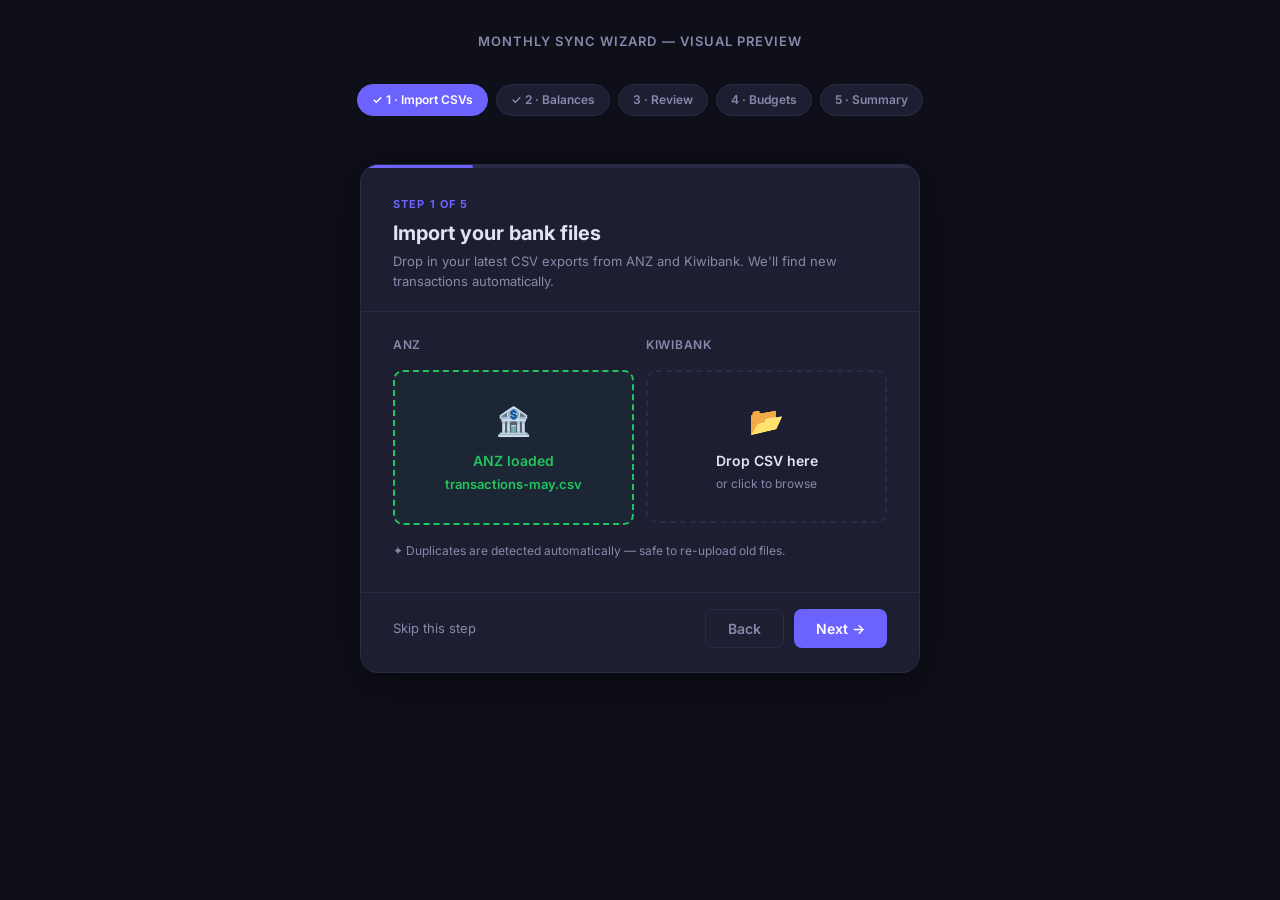
<file: wizard-preview.html>
<!DOCTYPE html>
<html lang="en">
<head>
<meta charset="UTF-8">
<meta name="viewport" content="width=device-width, initial-scale=1.0">
<title>Monthly Sync Wizard — Preview</title>
<link rel="preconnect" href="https://fonts.googleapis.com">
<link href="https://fonts.googleapis.com/css2?family=Inter:wght@400;500;600;700&display=swap" rel="stylesheet">
<style>
*, *::before, *::after { box-sizing: border-box; margin: 0; padding: 0; }
:root {
  --bg: #0f0f1a; --bg-2: #1a1a2e; --card: #1e1e32; --card-hover: #252540;
  --border: #2a2a45; --accent: #6c63ff; --accent-light: #8b85ff;
  --green: #22c55e; --red: #ef4444; --yellow: #f59e0b;
  --text: #e2e2f0; --text-muted: #8888aa; --radius: 12px;
}
body { font-family: 'Inter', system-ui, sans-serif; background: var(--bg); color: var(--text); padding: 32px 16px; font-size: 15px; line-height: 1.5; }
h1 { font-size: 13px; font-weight: 600; color: var(--text-muted); letter-spacing: 0.08em; text-transform: uppercase; text-align: center; margin-bottom: 32px; }

/* Step nav */
.steps-row { display: flex; justify-content: center; gap: 8px; margin-bottom: 48px; flex-wrap: wrap; }
.step-pill { padding: 6px 14px; border-radius: 20px; font-size: 12px; font-weight: 600; cursor: pointer; border: 1.5px solid var(--border); color: var(--text-muted); background: var(--card); transition: all 0.2s; }
.step-pill.active { background: var(--accent); border-color: var(--accent); color: #fff; }
.step-pill.done { background: rgba(34,197,94,0.12); border-color: var(--green); color: var(--green); }

/* Wizard card */
.wizard { max-width: 560px; margin: 0 auto 60px; background: var(--card); border: 1px solid var(--border); border-radius: 18px; overflow: hidden; box-shadow: 0 8px 40px rgba(0,0,0,0.5); }
.wizard-header { padding: 28px 32px 20px; border-bottom: 1px solid var(--border); }
.wizard-step-label { font-size: 11px; font-weight: 700; letter-spacing: 0.1em; text-transform: uppercase; color: var(--accent); margin-bottom: 6px; }
.wizard-title { font-size: 20px; font-weight: 700; margin-bottom: 4px; }
.wizard-subtitle { font-size: 13px; color: var(--text-muted); }

/* Progress bar */
.progress-bar { height: 3px; background: var(--border); }
.progress-fill { height: 100%; background: var(--accent); border-radius: 2px; transition: width 0.4s ease; }

.wizard-body { padding: 24px 32px; }
.wizard-footer { padding: 16px 32px 24px; display: flex; justify-content: space-between; align-items: center; border-top: 1px solid var(--border); margin-top: 8px; }

/* Form elements */
.field { margin-bottom: 16px; }
.field label { display: block; font-size: 12px; font-weight: 600; color: var(--text-muted); text-transform: uppercase; letter-spacing: 0.06em; margin-bottom: 6px; }
.field input, .field select { width: 100%; background: #13131f; border: 1px solid var(--border); border-radius: 8px; color: var(--text); padding: 10px 14px; font-size: 14px; font-family: inherit; outline: none; }
.field input:focus { border-color: var(--accent); }
.field-row { display: grid; grid-template-columns: 1fr 1fr; gap: 12px; }
.field-hint { font-size: 12px; color: var(--text-muted); margin-top: 5px; }
.input-prefix { position: relative; }
.input-prefix span { position: absolute; left: 12px; top: 50%; transform: translateY(-50%); color: var(--text-muted); font-size: 14px; pointer-events: none; }
.input-prefix input { padding-left: 26px; }

/* Buttons */
.btn { padding: 10px 22px; border-radius: 8px; font-size: 14px; font-weight: 600; cursor: pointer; border: none; font-family: inherit; transition: all 0.2s; }
.btn-primary { background: var(--accent); color: #fff; }
.btn-primary:hover { background: var(--accent-light); }
.btn-ghost { background: transparent; color: var(--text-muted); border: 1px solid var(--border); }
.btn-ghost:hover { color: var(--text); border-color: var(--text-muted); }
.btn-skip { background: none; border: none; color: var(--text-muted); font-size: 13px; cursor: pointer; font-family: inherit; }
.btn-skip:hover { color: var(--text); }

/* Upload zone */
.upload-zone { border: 2px dashed var(--border); border-radius: 10px; padding: 28px; text-align: center; cursor: pointer; transition: all 0.2s; margin-bottom: 12px; }
.upload-zone:hover { border-color: var(--accent); background: rgba(108,99,255,0.05); }
.upload-zone.has-file { border-color: var(--green); background: rgba(34,197,94,0.05); }
.upload-icon { font-size: 28px; margin-bottom: 8px; }
.upload-label { font-weight: 600; font-size: 14px; margin-bottom: 4px; }
.upload-hint { font-size: 12px; color: var(--text-muted); }
.upload-filename { font-size: 13px; color: var(--green); font-weight: 600; margin-top: 4px; }
.upload-pair { display: grid; grid-template-columns: 1fr 1fr; gap: 12px; }

/* Account rows */
.account-row { display: flex; align-items: center; gap: 12px; background: #13131f; border: 1px solid var(--border); border-radius: 10px; padding: 14px 16px; margin-bottom: 10px; }
.account-icon { width: 38px; height: 38px; border-radius: 10px; display: flex; align-items: center; justify-content: center; font-size: 18px; flex-shrink: 0; }
.account-icon.anz { background: rgba(239,68,68,0.15); }
.account-icon.kb { background: rgba(34,197,94,0.15); }
.account-name { flex: 1; }
.account-name strong { display: block; font-size: 14px; font-weight: 600; }
.account-name span { font-size: 12px; color: var(--text-muted); }
.account-balance { display: flex; flex-direction: column; align-items: flex-end; gap: 2px; }
.account-balance input { width: 120px; background: #1a1a2e; border: 1px solid var(--border); border-radius: 6px; color: var(--text); padding: 7px 10px; font-size: 14px; font-weight: 600; font-family: inherit; text-align: right; outline: none; }
.account-balance input:focus { border-color: var(--accent); }
.account-balance .prev { font-size: 11px; color: var(--text-muted); }

/* Transaction preview */
.txn-preview { background: #13131f; border-radius: 10px; overflow: hidden; margin-bottom: 12px; }
.txn-preview-header { display: flex; justify-content: space-between; align-items: center; padding: 10px 14px; border-bottom: 1px solid var(--border); }
.txn-preview-header span { font-size: 12px; font-weight: 600; color: var(--text-muted); }
.badge { display: inline-flex; align-items: center; padding: 3px 10px; border-radius: 20px; font-size: 11px; font-weight: 700; }
.badge-new { background: rgba(108,99,255,0.15); color: var(--accent); }
.badge-warn { background: rgba(245,158,11,0.15); color: var(--yellow); }
.txn-row { display: flex; justify-content: space-between; align-items: center; padding: 9px 14px; border-bottom: 1px solid rgba(42,42,69,0.5); font-size: 13px; }
.txn-row:last-child { border-bottom: none; }
.txn-row .desc { font-weight: 500; }
.txn-row .cat { font-size: 11px; color: var(--text-muted); }
.txn-row .cat.uncategorised { color: var(--yellow); }
.txn-row .amt { font-weight: 600; }
.txn-row .amt.expense { color: var(--red); }
.txn-row .amt.income { color: var(--green); }
.more-row { padding: 8px 14px; font-size: 12px; color: var(--text-muted); text-align: center; }

/* Summary cards */
.summary-grid { display: grid; grid-template-columns: 1fr 1fr; gap: 12px; margin-bottom: 16px; }
.summary-card { background: #13131f; border-radius: 10px; padding: 16px; border: 1px solid var(--border); }
.summary-card .label { font-size: 11px; font-weight: 600; color: var(--text-muted); text-transform: uppercase; letter-spacing: 0.06em; margin-bottom: 6px; }
.summary-card .value { font-size: 22px; font-weight: 700; }
.summary-card .value.green { color: var(--green); }
.summary-card .value.red { color: var(--red); }
.summary-card .sub { font-size: 12px; color: var(--text-muted); margin-top: 3px; }
.summary-checklist { background: #13131f; border-radius: 10px; padding: 14px 16px; }
.summary-check { display: flex; align-items: center; gap: 10px; padding: 6px 0; font-size: 13px; border-bottom: 1px solid rgba(42,42,69,0.4); }
.summary-check:last-child { border-bottom: none; }
.check-icon { font-size: 15px; }

/* divider */
.divider { font-size: 11px; color: var(--text-muted); text-transform: uppercase; letter-spacing: 0.08em; font-weight: 600; margin: 20px 0 12px; }
</style>
</head>
<body>

<h1>Monthly Sync Wizard — Visual Preview</h1>

<div class="steps-row">
  <div class="step-pill done" onclick="showStep(1)">✓ 1 · Import CSVs</div>
  <div class="step-pill done" onclick="showStep(2)">✓ 2 · Balances</div>
  <div class="step-pill active" onclick="showStep(3)">3 · Review</div>
  <div class="step-pill" onclick="showStep(4)">4 · Budgets</div>
  <div class="step-pill" onclick="showStep(5)">5 · Summary</div>
</div>

<!-- STEP 1 -->
<div class="wizard" id="step-1" style="display:none">
  <div class="progress-bar"><div class="progress-fill" style="width:20%"></div></div>
  <div class="wizard-header">
    <div class="wizard-step-label">Step 1 of 5</div>
    <div class="wizard-title">Import your bank files</div>
    <div class="wizard-subtitle">Drop in your latest CSV exports from ANZ and Kiwibank. We'll find new transactions automatically.</div>
  </div>
  <div class="wizard-body">
    <div class="upload-pair">
      <div>
        <div class="field"><label>ANZ</label></div>
        <div class="upload-zone has-file">
          <div class="upload-icon">🏦</div>
          <div class="upload-label" style="color:var(--green)">ANZ loaded</div>
          <div class="upload-filename">transactions-may.csv</div>
        </div>
      </div>
      <div>
        <div class="field"><label>Kiwibank</label></div>
        <div class="upload-zone">
          <div class="upload-icon">📂</div>
          <div class="upload-label">Drop CSV here</div>
          <div class="upload-hint">or click to browse</div>
        </div>
      </div>
    </div>
    <p class="field-hint">✦ Duplicates are detected automatically — safe to re-upload old files.</p>
  </div>
  <div class="wizard-footer">
    <button class="btn-skip">Skip this step</button>
    <div style="display:flex;gap:10px">
      <button class="btn btn-ghost">Back</button>
      <button class="btn btn-primary" onclick="showStep(2)">Next →</button>
    </div>
  </div>
</div>

<!-- STEP 2 -->
<div class="wizard" id="step-2" style="display:none">
  <div class="progress-bar"><div class="progress-fill" style="width:40%"></div></div>
  <div class="wizard-header">
    <div class="wizard-step-label">Step 2 of 5</div>
    <div class="wizard-title">Update account balances</div>
    <div class="wizard-subtitle">Enter today's balance from each account. This keeps your totals accurate.</div>
  </div>
  <div class="wizard-body">
    <div class="account-row">
      <div class="account-icon anz">🏦</div>
      <div class="account-name">
        <strong>ANZ — Everyday</strong>
        <span>Cheque account · Sean</span>
      </div>
      <div class="account-balance">
        <input type="text" value="3,241.50" />
        <span class="prev">Last: $2,891.20</span>
      </div>
    </div>
    <div class="account-row">
      <div class="account-icon anz">🏦</div>
      <div class="account-name">
        <strong>ANZ — Savings</strong>
        <span>Savings account · Joint</span>
      </div>
      <div class="account-balance">
        <input type="text" value="12,450.00" />
        <span class="prev">Last: $11,950.00</span>
      </div>
    </div>
    <div class="account-row">
      <div class="account-icon kb">🥝</div>
      <div class="account-name">
        <strong>Kiwibank — Everyday</strong>
        <span>Cheque account · Partner</span>
      </div>
      <div class="account-balance">
        <input type="text" value="" placeholder="0.00" />
        <span class="prev">Last: $1,204.80</span>
      </div>
    </div>
    <p class="field-hint" style="margin-top:12px">✦ You can add or rename accounts in Settings.</p>
  </div>
  <div class="wizard-footer">
    <button class="btn-skip">Skip this step</button>
    <div style="display:flex;gap:10px">
      <button class="btn btn-ghost" onclick="showStep(1)">Back</button>
      <button class="btn btn-primary" onclick="showStep(3)">Next →</button>
    </div>
  </div>
</div>

<!-- STEP 3 -->
<div class="wizard" id="step-3">
  <div class="progress-bar"><div class="progress-fill" style="width:60%"></div></div>
  <div class="wizard-header">
    <div class="wizard-step-label">Step 3 of 5</div>
    <div class="wizard-title">Review new transactions</div>
    <div class="wizard-subtitle">47 new transactions found. 6 need a category — you can fix them now or later.</div>
  </div>
  <div class="wizard-body">
    <div class="txn-preview">
      <div class="txn-preview-header">
        <span>Needs attention</span>
        <span class="badge badge-warn">6 uncategorised</span>
      </div>
      <div class="txn-row">
        <div><div class="desc">COUNTDOWN SYLVIA PARK</div><div class="cat uncategorised">⚠ Uncategorised</div></div>
        <div class="amt expense">−$84.30</div>
      </div>
      <div class="txn-row">
        <div><div class="desc">MITRE 10 MEGA EAST TAMAKI</div><div class="cat uncategorised">⚠ Uncategorised</div></div>
        <div class="amt expense">−$127.60</div>
      </div>
      <div class="txn-row">
        <div><div class="desc">ACC LEVY</div><div class="cat uncategorised">⚠ Uncategorised</div></div>
        <div class="amt expense">−$42.00</div>
      </div>
    </div>

    <div class="txn-preview">
      <div class="txn-preview-header">
        <span>Auto-categorised</span>
        <span class="badge badge-new">41 matched</span>
      </div>
      <div class="txn-row">
        <div><div class="desc">COUNTDOWN ONLINE</div><div class="cat">Food & Dining</div></div>
        <div class="amt expense">−$210.40</div>
      </div>
      <div class="txn-row">
        <div><div class="desc">SALARY — EMPLOYER LTD</div><div class="cat">Salary</div></div>
        <div class="amt income">+$4,200.00</div>
      </div>
      <div class="txn-row">
        <div><div class="desc">Z ENERGY BOTANY</div><div class="cat">Transport</div></div>
        <div class="amt expense">−$95.00</div>
      </div>
      <div class="more-row">+ 38 more auto-categorised transactions</div>
    </div>
  </div>
  <div class="wizard-footer">
    <button class="btn-skip">Fix later</button>
    <div style="display:flex;gap:10px">
      <button class="btn btn-ghost" onclick="showStep(2)">Back</button>
      <button class="btn btn-primary" onclick="showStep(4)">Next →</button>
    </div>
  </div>
</div>

<!-- STEP 4 -->
<div class="wizard" id="step-4" style="display:none">
  <div class="progress-bar"><div class="progress-fill" style="width:80%"></div></div>
  <div class="wizard-header">
    <div class="wizard-step-label">Step 4 of 5</div>
    <div class="wizard-title">Budget check-in</div>
    <div class="wizard-subtitle">It's a new month. Do you want to roll over to your standard budgets, or adjust anything?</div>
  </div>
  <div class="wizard-body">
    <div style="display:flex;gap:10px;margin-bottom:20px">
      <div style="flex:1;background:rgba(108,99,255,0.1);border:1.5px solid var(--accent);border-radius:10px;padding:16px;cursor:pointer">
        <div style="font-weight:700;margin-bottom:4px">✓ Use standard budgets</div>
        <div style="font-size:13px;color:var(--text-muted)">Same as last month. Housing $8,621, Food $1,625, etc.</div>
      </div>
      <div style="flex:1;background:var(--card-hover);border:1px solid var(--border);border-radius:10px;padding:16px;cursor:pointer">
        <div style="font-weight:700;margin-bottom:4px">✏ Adjust budgets</div>
        <div style="font-size:13px;color:var(--text-muted)">Go to the budget page to make changes first.</div>
      </div>
    </div>

    <div class="divider">Last month recap</div>
    <div style="display:grid;grid-template-columns:1fr 1fr 1fr;gap:10px">
      <div style="background:#13131f;border-radius:10px;padding:14px;border:1px solid var(--border)">
        <div style="font-size:11px;color:var(--text-muted);margin-bottom:4px;font-weight:600;text-transform:uppercase">Income</div>
        <div style="font-size:18px;font-weight:700;color:var(--green)">$8,400</div>
      </div>
      <div style="background:#13131f;border-radius:10px;padding:14px;border:1px solid var(--border)">
        <div style="font-size:11px;color:var(--text-muted);margin-bottom:4px;font-weight:600;text-transform:uppercase">Spent</div>
        <div style="font-size:18px;font-weight:700;color:var(--red)">$7,210</div>
      </div>
      <div style="background:#13131f;border-radius:10px;padding:14px;border:1px solid var(--border)">
        <div style="font-size:11px;color:var(--text-muted);margin-bottom:4px;font-weight:600;text-transform:uppercase">Saved</div>
        <div style="font-size:18px;font-weight:700;color:var(--accent)">$1,190</div>
      </div>
    </div>
  </div>
  <div class="wizard-footer">
    <button class="btn-skip">Skip</button>
    <div style="display:flex;gap:10px">
      <button class="btn btn-ghost" onclick="showStep(3)">Back</button>
      <button class="btn btn-primary" onclick="showStep(5)">Next →</button>
    </div>
  </div>
</div>

<!-- STEP 5 -->
<div class="wizard" id="step-5" style="display:none">
  <div class="progress-bar"><div class="progress-fill" style="width:100%"></div></div>
  <div class="wizard-header">
    <div class="wizard-step-label">Step 5 of 5</div>
    <div class="wizard-title">You're all set 🎉</div>
    <div class="wizard-subtitle">Here's your snapshot for the month ahead.</div>
  </div>
  <div class="wizard-body">
    <div class="summary-grid">
      <div class="summary-card">
        <div class="label">Total across accounts</div>
        <div class="value green">$17,133</div>
        <div class="sub">↑ $1,190 from last check</div>
      </div>
      <div class="summary-card">
        <div class="label">Monthly budget</div>
        <div class="value">$14,941</div>
        <div class="sub">Same as last month</div>
      </div>
      <div class="summary-card">
        <div class="label">Spent this month</div>
        <div class="value red">$84</div>
        <div class="sub">3 transactions so far</div>
      </div>
      <div class="summary-card">
        <div class="label">Transactions imported</div>
        <div class="value">47</div>
        <div class="sub">6 still need a category</div>
      </div>
    </div>

    <div class="summary-checklist">
      <div class="summary-check"><span class="check-icon">✅</span> ANZ CSV imported (31 transactions)</div>
      <div class="summary-check"><span class="check-icon">⚠️</span> Kiwibank CSV — not uploaded this time</div>
      <div class="summary-check"><span class="check-icon">✅</span> Account balances updated</div>
      <div class="summary-check"><span class="check-icon">✅</span> Budgets set for May 2026</div>
      <div class="summary-check"><span class="check-icon">⚠️</span> 6 transactions need categories</div>
    </div>
  </div>
  <div class="wizard-footer">
    <div></div>
    <div style="display:flex;gap:10px">
      <button class="btn btn-ghost" onclick="showStep(4)">Back</button>
      <button class="btn btn-primary">Go to Dashboard →</button>
    </div>
  </div>
</div>

<script>
function showStep(n) {
  for (let i = 1; i <= 5; i++) {
    document.getElementById('step-' + i).style.display = i === n ? 'block' : 'none';
  }
  document.querySelectorAll('.step-pill').forEach((p, i) => {
    p.className = 'step-pill';
    if (i + 1 < n) p.classList.add('done');
    else if (i + 1 === n) p.classList.add('active');
  });
  window.scrollTo({ top: 0, behavior: 'smooth' });
}
showStep(1);
</script>
</body>
</html>
</file>
